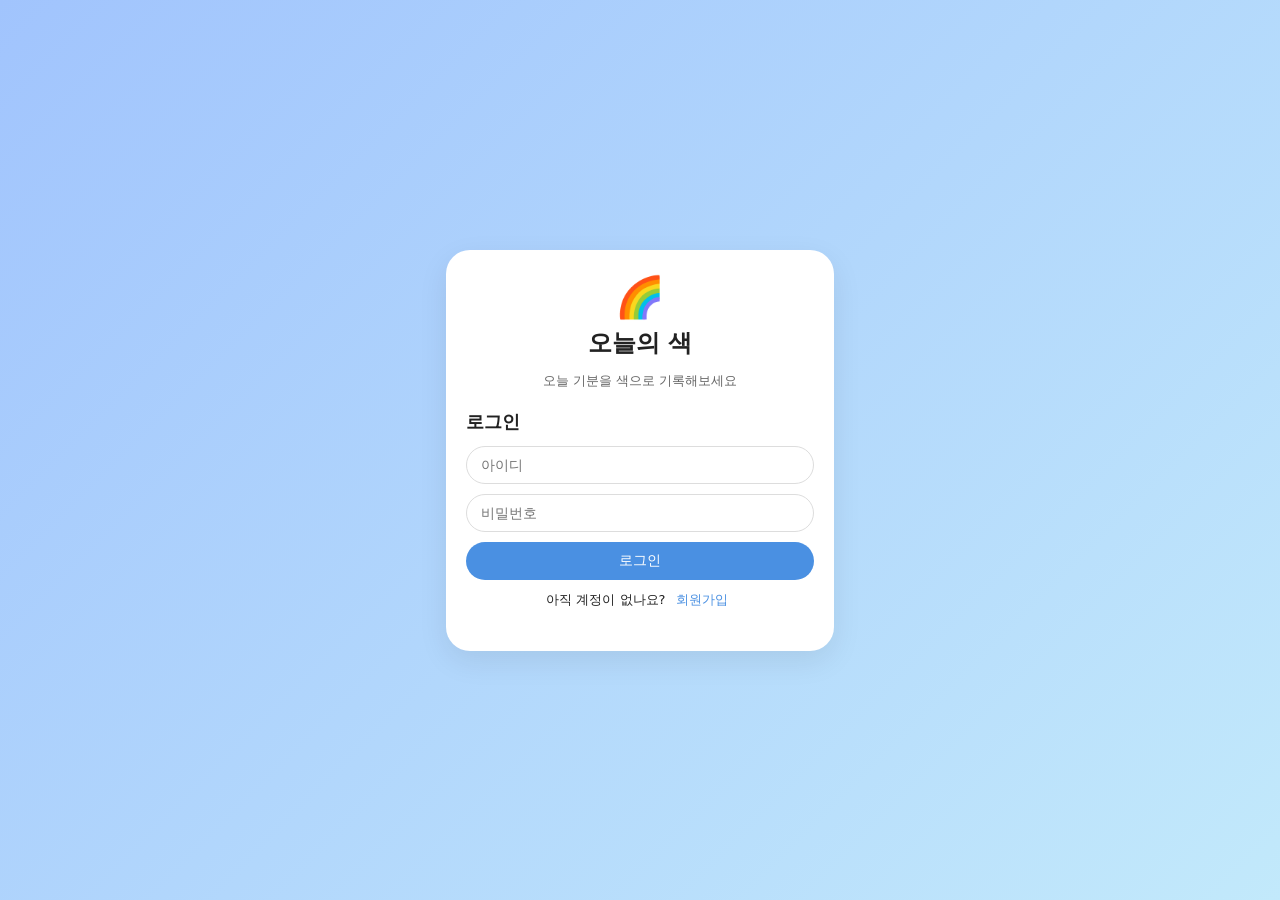
<file: index.html>
<!DOCTYPE html>
<html lang="ko">
<head>
  <meta charset="UTF-8" />
  <meta name="viewport" content="width=device-width, initial-scale=1.0" />
  <title>오늘의 색 🌈 - 로그인</title>
  <link rel="stylesheet" href="style.css" />
</head>

<body data-page="auth">

<div class="auth-wrapper">
  <div class="auth-card">

    <div class="auth-header">
      <div class="app-logo">🌈</div>
      <h1 class="app-title">오늘의 색</h1>
      <p class="app-subtitle">오늘 기분을 색으로 기록해보세요</p>
    </div>

    <!-- 로그인 -->
    <section id="login-container">
      <h2 class="auth-title">로그인</h2>
      <form id="login-form" class="auth-form">
        <input type="text" id="login-username" placeholder="아이디" required>
        <input type="password" id="login-password" placeholder="비밀번호" required>
        <button type="submit" class="btn-primary full-width">로그인</button>
      </form>
      <p class="auth-switch">
        아직 계정이 없나요?
        <button type="button" id="go-signup" class="link-button">회원가입</button>
      </p>
    </section>

    <!-- 회원가입 -->
    <section id="signup-container" class="hidden">
      <h2 class="auth-title">회원가입</h2>

      <form id="signup-form" class="auth-form">

        <!-- 아이디 입력 + 중복확인 -->
        <div class="id-check-row">
          <input type="text" id="signup-username" placeholder="아이디" required>
          <button type="button" id="check-duplicate" class="btn-small">중복확인</button>
        </div>

        <p id="id-check-result" class="check-result"></p>

        <!-- 비밀번호 입력 -->
        <input type="password" id="signup-password" placeholder="비밀번호 : 6자 이상, 영어 포함, 숫자 포함" required>

        <!-- 비밀번호 규칙 실시간 표시 -->
       

        <input type="password" id="signup-confirm" placeholder="비밀번호 확인" required>


        <button type="submit" class="btn-primary full-width">회원가입</button>
      </form>

      <p class="auth-switch">
        이미 계정이 있나요?
        <button type="button" id="go-login" class="link-button">로그인</button>
      </p>

    </section>

  </div>
</div>

<script src="script.js"></script>
</body>
</html>
</file>
<file: style.css>
/* ===============================
   공통
================================ */
* { box-sizing: border-box; }

body {
  margin: 0;
  font-family: -apple-system, BlinkMacSystemFont, "Noto Sans KR", system-ui;
  background: #f5f5f5;
  color: #222;
}

.hidden { display: none !important; }

.full-width { width: 100%; }

.btn-primary {
  background: #4a90e2;
  border-radius: 999px;
  border: none;
  color: white;
  padding: 10px 14px;
  cursor: pointer;
  font-size: 14px;
}

.btn-primary:hover {
  filter: brightness(0.95);
}

.btn-secondary {
  background: #f3f4f6;
  border-radius: 999px;
  border: 1px solid #e5e7eb;
  padding: 6px 12px;
  cursor: pointer;
  font-size: 13px;
}

.btn-small {
  background: #4a90e2;
  border-radius: 999px;
  border: none;
  color: white;
  padding: 6px 10px;
  font-size: 12px;
  cursor: pointer;
}

/* ===============================
   로그인 / 회원가입 화면
================================ */
body[data-page="auth"] {
  min-height: 100vh;
  background: linear-gradient(135deg, #a1c4fd, #c2e9fb);
  display: flex;
  justify-content: center;
  align-items: center;
}

.auth-wrapper {
  width: 100%;
  max-width: 420px;
  padding: 16px;
}

.auth-card {
  background: white;
  border-radius: 24px;
  padding: 24px 20px 28px;
  box-shadow: 0 10px 30px rgba(0,0,0,0.08);
}

.auth-header {
  text-align: center;
  margin-bottom: 20px;
}

.app-logo { font-size: 40px; }
.app-title { font-size: 24px; margin: 6px 0 4px; }
.app-subtitle { font-size: 13px; color: #666; }

.auth-title {
  font-size: 18px;
  font-weight: 600;
  margin-bottom: 12px;
}

.auth-form {
  display: flex;
  flex-direction: column;
  gap: 10px;
}

.auth-form input {
  border-radius: 999px;
  border: 1px solid #ddd;
  padding: 10px 14px;
  font-size: 14px;
  outline: none;
}

.auth-form input:focus {
  border-color: #4a90e2;
}

.link-button {
  border: none;
  background: none;
  color: #4a90e2;
  cursor: pointer;
  font-size: 13px;
}

.auth-switch {
  margin-top: 10px;
  font-size: 13px;
  text-align: center;
}

/* 아이디 + 중복확인 */
.id-check-row {
  display: flex;
  gap: 8px;
}

.check-result {
  margin: 0;
  font-size: 13px;
  height: 16px;
}

/* 비밀번호 규칙 */
.pw-rules {
  margin-top: -6px;
  font-size: 13px;
  line-height: 1.3;
}

.rule {
  margin: 2px 0;
  color: #888;
}

.rule.pass {
  color: #2ecc71 !important;
  font-weight: 600;
}

.rule.fail {
  color: #e74c3c !important;
  font-weight: 600;
}

/* ===============================
   메인 화면 Header
================================ */
body[data-page="main"] {
  background: #f9fafb;
}

.app-header {
  display: flex;
  justify-content: space-between;
  padding: 10px 16px;
  background: white;
  border-bottom: 1px solid #e5e7eb;
  align-items: center;
  position: sticky;
  top: 0;
  z-index: 10;
}

.header-left {
  display: flex;
  align-items: center;
  gap: 6px;
}

.header-logo {
  font-size: 22px;
}

.header-title {
  font-size: 18px;
  font-weight: 600;
}

.header-right {
  display: flex;
  align-items: center;
  gap: 10px;
}

.welcome-text {
  font-size: 14px;
}

/* ===============================
   카드 / 레이아웃
================================ */
.app-main {
  padding: 16px;
  max-width: 900px;
  margin: 0 auto;
}

.card {
  background: #fff;
  border-radius: 18px;
  padding: 16px;
  margin-bottom: 20px;
  border: 1px solid #e5e7eb;
}

/* ===============================
   달력 영역
================================ */
.calendar-header {
  display: flex;
  justify-content: space-between;
  align-items: center;
}

.month-title {
  font-size: 20px;
  font-weight: bold;
  text-align: center;
  cursor: pointer;
}

.month-btn {
  background: #f3f4f6;
  border: 1px solid #e5e7eb;
  padding: 6px 10px;
  border-radius: 999px;
  cursor: pointer;
}

/* 요일 가로 줄 */
.weekday-row {
  margin-top: 12px;
  display: grid;
  grid-template-columns: repeat(7, 1fr);
  text-align: center;
  font-size: 13px;
  color: #9ca3af;
}

/* 달력 그리드 */
#calendar {
  margin-top: 8px;
  display: grid;
  grid-template-columns: repeat(7, 1fr);
  gap: 8px;
}

.calendar-day {
  border: 1px solid #e5e7eb;
  border-radius: 12px;
  padding: 6px;
  text-align: left;
  min-height: 80px;        /* 요청대로 80px 정도 */
  position: relative;
  cursor: pointer;
  background: #f9fafb;
  display: flex;
  flex-direction: column;
}

.calendar-day.empty {
  background: transparent;
  border-color: transparent;
  cursor: default;
}

.calendar-day.selected-day {
  outline: 2px solid #4a90e2;
}

.day-number {
  font-size: 14px;
  font-weight: 600;
  margin-bottom: 2px;
}

.day-memo {
  font-size: 10px;
  color: #757575;
  margin-bottom: 2px;
  word-break: break-word;
}

/* 투두 미리보기 */
.day-todos {
  margin-top: 2px;
}

.day-todo-item {
  display: block;
  font-size: 10px;
  color: #1565c0;     /* 투두: 파란 글씨 */
  word-break: break-word;
}

.day-todo-item.done {
  text-decoration: line-through;
  color: #9ca3af;
}

/* ===============================
   감정 / 메모 / 투두 카드
================================ */
#emotion-section {
  display: flex;
  flex-direction: column;
  gap: 10px;
}

.emotion-buttons {
  display: flex;
  justify-content: space-between;
  gap: 6px;
}

.emotion {
  flex: 1;
  padding: 8px 0;
  border-radius: 12px;
  border: 1px solid #e5e7eb;
  cursor: pointer;
  background: #f9fafb;
  font-size: 13px;
  transition: background 0.15s, transform 0.05s;
}

.emotion.selected {
  transform: translateY(-1px);
}

.section-label {
  font-size: 13px;
  font-weight: 600;
  margin-top: 2px;
  margin-bottom: 4px;
}

#memo {
  width: 100%;
  height: 70px;
  border-radius: 12px;
  padding: 8px;
  border: 1px solid #e5e7eb;
  font-size: 13px;
  resize: none;
}

/* 투두 섹션 */
.todo-section {
  margin-top: 4px;
  border-top: 1px solid #e5e7eb;
  padding-top: 8px;
}

.todo-input-row {
  display: flex;
  gap: 8px;
  margin-bottom: 6px;
}

#todo-input {
  flex: 1;
  border-radius: 999px;
  border: 1px solid #e5e7eb;
  padding: 8px 10px;
  font-size: 13px;
}

#todo-list {
  list-style: none;
  padding: 0;
  margin: 0;
  max-height: 120px;
  overflow-y: auto;
}

.todo-item {
  display: flex;
  align-items: center;
  gap: 6px;
  margin-bottom: 4px;
  font-size: 13px;
}

.todo-text {
  flex: 1;
  color: #1565c0;
}

.todo-text.done {
  text-decoration: line-through;
  color: #9ca3af;
}

.todo-complete-btn,
.todo-delete-btn {
  border: none;
  border-radius: 999px;
  padding: 3px 6px;
  font-size: 11px;
  cursor: pointer;
}

.todo-complete-btn {
  background: #e3f2fd;
}

.todo-delete-btn {
  background: #ffebee;
}

.btn-row {
  display: flex;
  justify-content: space-between;
  gap: 8px;
}

.btn-danger {
  background: #ff6b6b;
  border-radius: 999px;
  border: none;
  color: #fff;
  padding: 10px 14px;
  cursor: pointer;
}

/* ===============================
   감정 통계
================================ */
#stats-section {
  text-align: center;
}

.analysis-text {
  font-size: 14px;
  margin-top: 12px;
  color: #444;
}

/* ===============================
   연/월 선택 Overlay
================================ */
.overlay {
  position: fixed;
  inset: 0;
  background: rgba(0,0,0,0.35);
  display: flex;
  justify-content: center;
  align-items: center;
}

.overlay-inner {
  background: white;
  width: 300px;
  padding: 20px;
  border-radius: 16px;
}

.year-grid,
.month-grid {
  display: grid;
  grid-template-columns: repeat(3, 1fr);
  gap: 8px;
  margin-top: 14px;
}

.year-btn,
.month-select-btn {
  padding: 10px 0;
  border-radius: 8px;
  border: 1px solid #e5e7eb;
  cursor: pointer;
  background: #f9fafb;
}

.overlay-close-btn,
.overlay-sub-btn {
  margin-top: 14px;
  padding: 8px 10px;
  border-radius: 8px;
  border: none;
  cursor: pointer;
  background: #f3f4f6;
  font-size: 13px;
}
</file>
